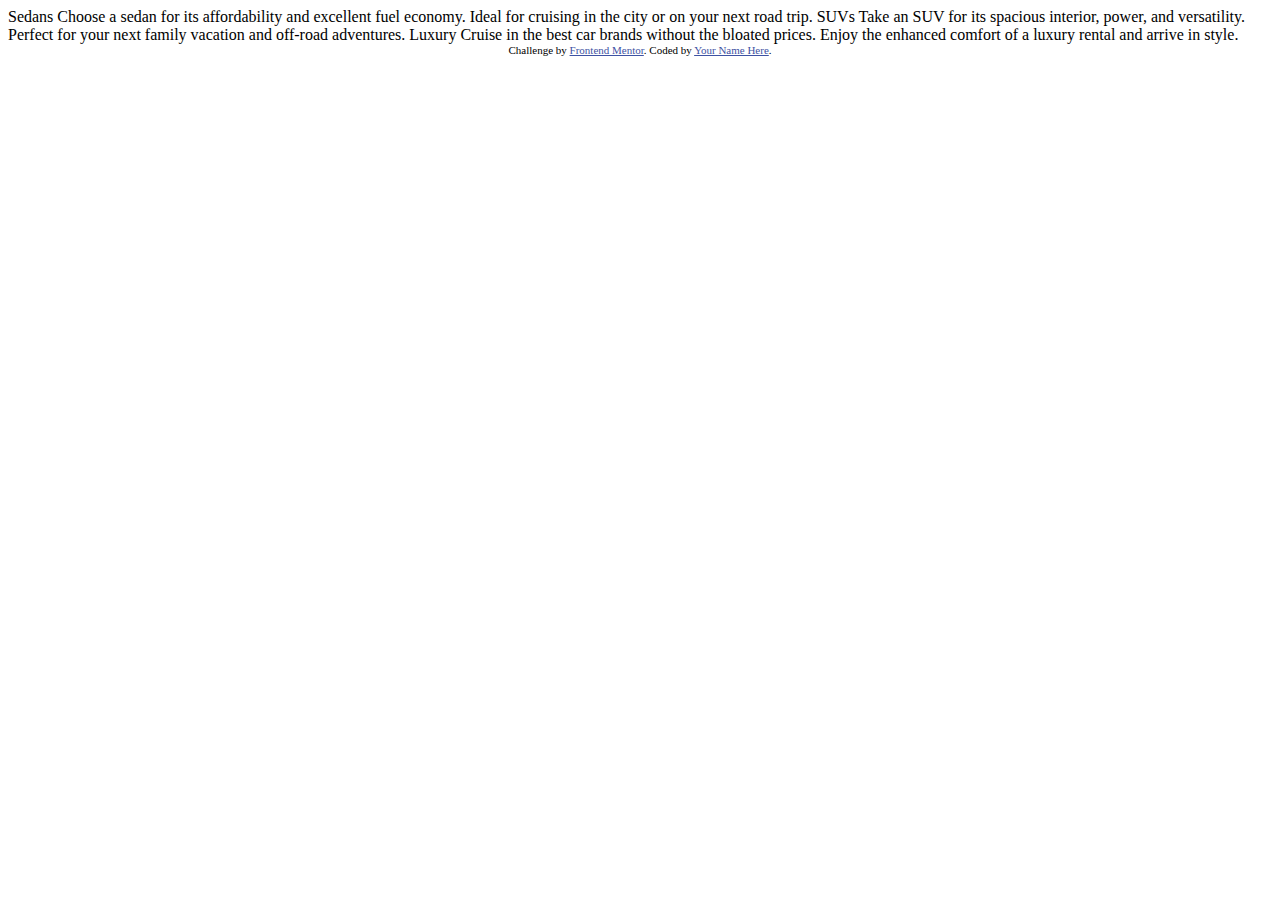
<file: 3-column-preview-card-component-main/index.html>
<!DOCTYPE html>
<html lang="en">
<head>
  <meta charset="UTF-8">
  <meta name="viewport" content="width=device-width, initial-scale=1.0"> <!-- displays site properly based on user's device -->

  <link rel="icon" type="image/png" sizes="32x32" href="./images/favicon-32x32.png">
  
  <title>Frontend Mentor | 3-column preview card component</title>

  <!-- Feel free to remove these styles or customise in your own stylesheet 👍 -->
  <style>
    .attribution { font-size: 11px; text-align: center; }
    .attribution a { color: hsl(228, 45%, 44%); }
  </style>
</head>
<body>
  
  Sedans
  Choose a sedan for its affordability and excellent fuel economy. Ideal for cruising in the city 
  or on your next road trip.

  SUVs
  Take an SUV for its spacious interior, power, and versatility. Perfect for your next family vacation 
  and off-road adventures.

  Luxury
  Cruise in the best car brands without the bloated prices. Enjoy the enhanced comfort of a luxury 
  rental and arrive in style.
  
  <div class="attribution">
    Challenge by <a href="https://www.frontendmentor.io?ref=challenge" target="_blank">Frontend Mentor</a>. 
    Coded by <a href="#">Your Name Here</a>.
  </div>
</body>
</html>
</file>
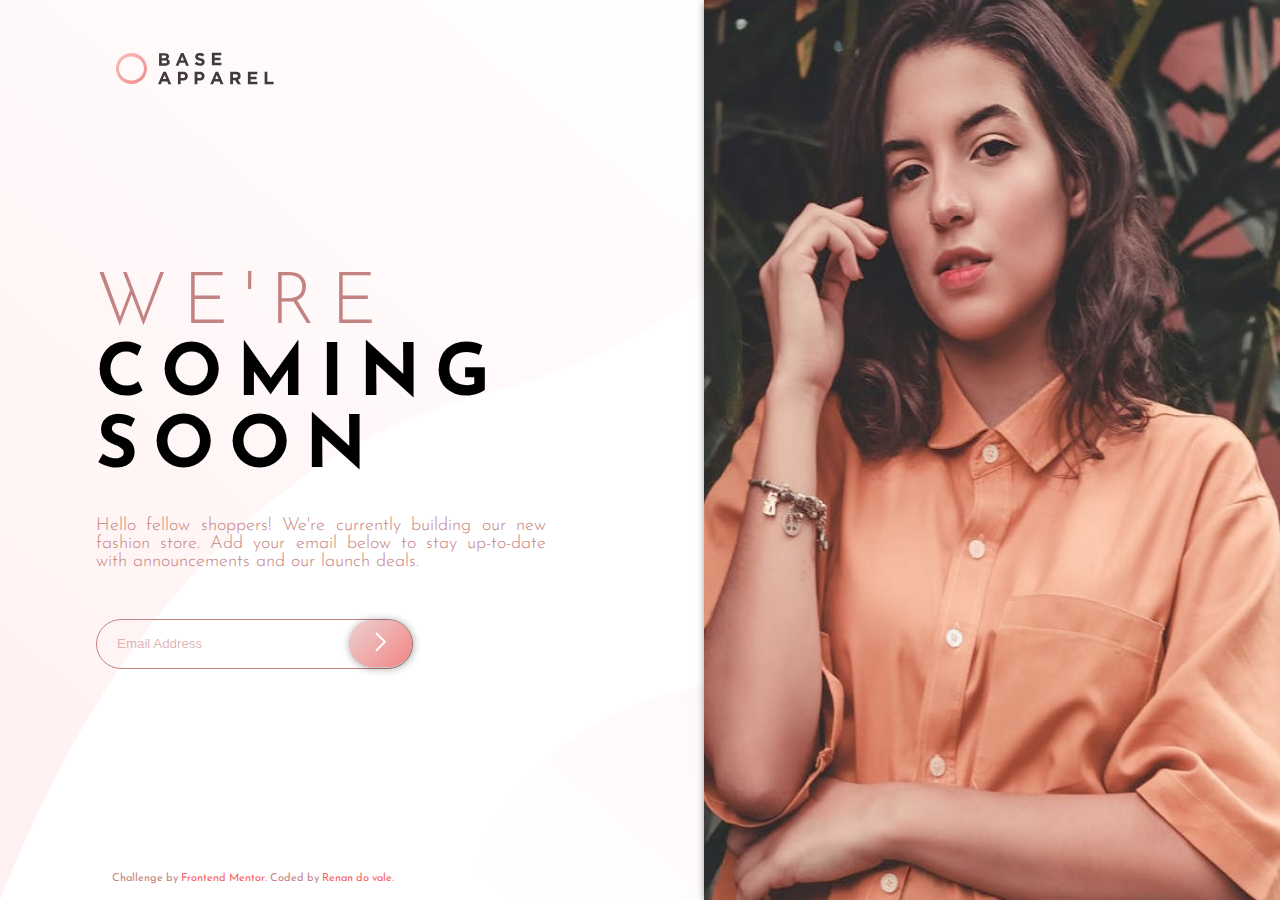
<file: base-apparel-coming-soon-master/index.html>
<!DOCTYPE html>
<html lang="en">
<head>
  <meta charset="UTF-8">
  <meta name="viewport" content="width=device-width, initial-scale=1.0"> <!-- displays site properly based on user's device -->

  <link rel="icon" type="image/png" sizes="32x32" href="./images/favicon-32x32.png">
  <link rel="stylesheet" href="style.css">
  
  <title>Frontend Mentor | Base Apparel coming soon page</title>

</head>
<body>
    <main>
      <div class="text">
        <img src="images/logo.svg" alt="logo" class="logo">
        <img src="images/hero-mobile.jpg" alt="imgP" class="imgMobile">
        <div class="container">
          <h1><span>WE'RE</span> <br> COMING <br> SOON</h1>
          <p>
            Hello fellow shoppers! We're currently building our new fashion store.
            Add your email below to stay up-to-date with announcements and our launch deals.
          </p>
          <form id="buttonText">
              <input type="text" id="email" class="markEmail" placeholder="Email Address">
              <img src="images/icon-error.svg" alt="error" id="iconError">
              <button id="button"><img src="images/icon-arrow.svg" alt="arrow"></button>
          </form>
          <small id="errorEmail"></small>
        </div>
        <p class="attribution">
          Challenge by <a href="https://www.frontendmentor.io?ref=challenge" target="_blank">Frontend Mentor</a>. 
          Coded by <a href="https://github.com/Renan-do-vale" target="_blank">Renan do vale</a>.
      </div>
      <img src="images/hero-desktop.jpg" alt="imgG" class="imgDesktop">
    </main> 
  <footer>
    </p>
  </footer>
</body>
<script src="script.js"></script>
</html>
</file>
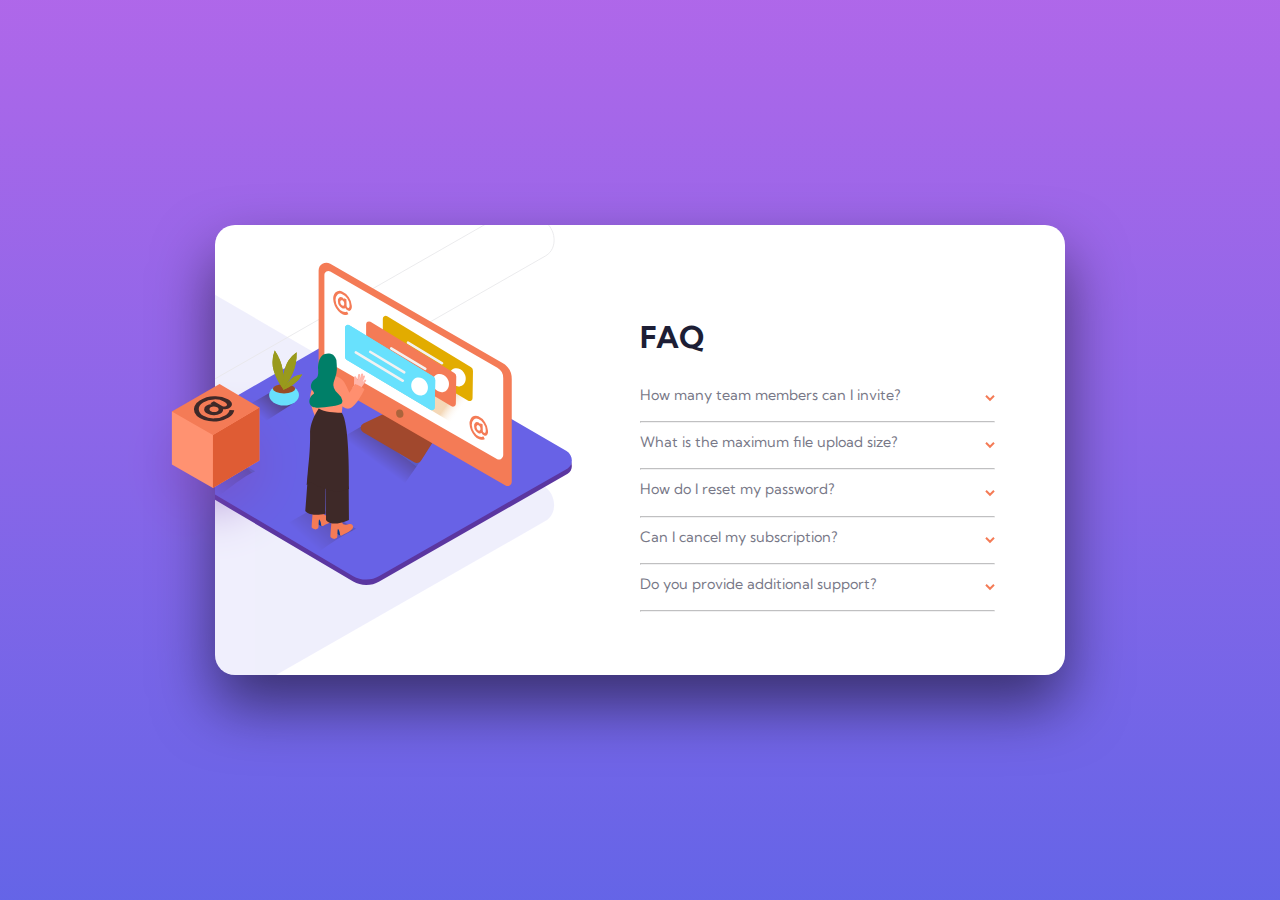
<file: faq-accordion-card-main/index.html>
<!DOCTYPE html>
<html lang="en">

<head>
  <meta charset="UTF-8">
  <meta name="viewport" content="width=device-width, initial-scale=1.0">
  <!-- displays site properly based on user's device -->

  <link rel="icon" type="image/png" sizes="32x32" href="./images/favicon-32x32.png">
  <link rel="stylesheet" href="style.css">

  <title>Frontend Mentor | FAQ Accordion Card</title>
</head>

<body>
  <div class="box_contain">
    <img class="box_desktop" src="images/illustration-box-desktop.svg" alt="box_desktop">
    <main class="contain_main">
      <div class="contain_img_desktop">
        <img src="images/illustration-woman-online-desktop.svg" alt="woman-desktop">
        <img src="images/bg-pattern-desktop.svg" alt="pattern-desktop">
      </div>
      <div class="contain_img_mobile">
        <img src="images/illustration-woman-online-mobile.svg" alt="woman-desktop">
        <img src="images/bg-pattern-mobile.svg" alt="pattern_mobile">
      </div>
      <section class="contain_faq">
        <h1>FAQ</h1>
        <div class="contain_question">
          <h2>How many team members can I invite?</h2>
          <img class="arrow" src="images/icon-arrow-down.svg" alt="arrow">
        </div>
        <p class="contain_paragraph hidden">
          You can invite up to 2 additional users on the Free plan. There is no limit on
          team members for the Premium plan.
        </p>
        <hr>
        <div class="contain_question">
          <h2>What is the maximum file upload size?</h2>
          <img class="arrow" src="images/icon-arrow-down.svg" alt="arrow">
        </div>
        <p class="contain_paragraph hidden">
          No more than 2GB. All files in your account must fit your allotted storage space.
        </p>
        <hr>
        <div class="contain_question">
          <h2>How do I reset my password?</h2>
          <img class="arrow" src="images/icon-arrow-down.svg" alt="arrow">
        </div>
        <p class="contain_paragraph hidden">
          Click “Forgot password” from the login page or “Change password” from your profile page.
          A reset link will be emailed to you.
        </p>
        <hr>
        <div class="contain_question">
          <h2>Can I cancel my subscription?</h2>
          <img class="arrow" src="images/icon-arrow-down.svg" alt="arrow">
        </div>
        <p class="contain_paragraph hidden">Yes! Send us a message and we’ll process your request no questions asked.
        </p>
        <hr>
        <div class="contain_question">
          <h2>Do you provide additional support? </h2>
          <img class="arrow" src="images/icon-arrow-down.svg" alt="arrow">
        </div>
        <p class="contain_paragraph hidden">Chat and email support is available 24/7. Phone lines are open during normal
          business hours.</p>
        <hr>
      </section>
    </main>
  </div>
  <script>
    document.querySelectorAll('.arrow').forEach(e => {
      e.addEventListener('click', (elemento) => {
        const elementoDiv = elemento.target.parentNode
        const paragraph = elementoDiv.nextElementSibling
        document.querySelectorAll('.contain_paragraph').forEach(e => {
          if(!e.classList.contains('hidden')) {
            e.classList.add('hidden')
            document.querySelectorAll('.contain_question > h2').forEach(e => {
              e.style.fontWeight = 40
              e.style.color = 'hsl(240, 6%, 50%)'
            })

            document.querySelectorAll('.arrow').forEach(e => {
              e.style.transform = "rotate(360deg)"
            })
          }
        })
        if(paragraph.classList.contains('hidden')) {
          paragraph.classList.remove('hidden')
          elementoDiv.firstElementChild.style.fontWeight = 700
          e.style.transform = "rotate(180deg)"
          elementoDiv.firstElementChild.style.color = 'hsl(238, 29%, 16%)'
        }
      })
    })

    document.querySelectorAll('.contain_question > h2').forEach(e => {
      e.addEventListener('click', (elemento) => {
        const h2 = elemento.target
        const arrow = h2.nextElementSibling
        const paragraph = h2.parentNode.nextElementSibling
        document.querySelectorAll('.contain_paragraph').forEach(e => {
          if(!e.classList.contains('hidden')) {
            e.classList.add('hidden')
            document.querySelectorAll('.contain_question > h2').forEach(e => {
              e.style.fontWeight = 40
              e.style.color = 'hsl(240, 6%, 50%)'
            })

            document.querySelectorAll('.arrow').forEach(e => {
              e.style.transform = "rotate(360deg)"
            })
          }
        })
        if(paragraph.classList.contains('hidden')) {
          paragraph.classList.remove('hidden')
          h2.style.fontWeight = 700
          arrow.style.transform = "rotate(180deg)"
          h2.style.color = 'hsl(238, 29%, 16%)'
        }
      })
    })


  </script>
</body>

</html>
</file>
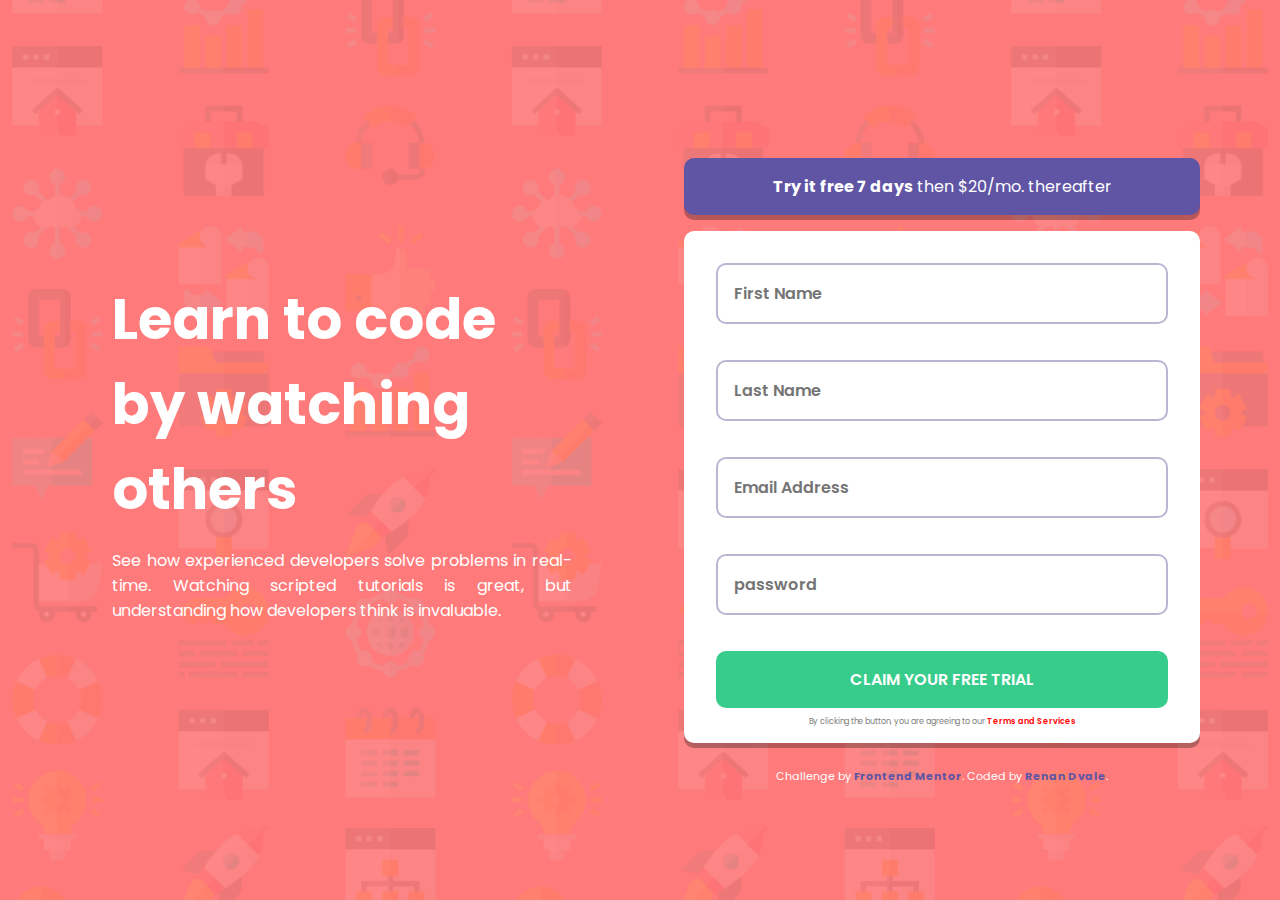
<file: intro-component-with-signup-form-master/index.html>
<!DOCTYPE html>
<html lang="en">
<head>
  <meta charset="UTF-8">
  <meta name="viewport" content="width=device-width, initial-scale=1.0"> <!-- displays site properly based on user's device -->

  <link rel="icon" type="image/png" sizes="32x32" href="./images/favicon-32x32.png">
  <link rel="stylesheet" href="style.css">
  
  <title>Frontend Mentor | Intro component with sign up form</title>

</head>
<body>
  <div class="text">
    <h1>Learn to code by watching others</h1>
    <p>See how experienced developers solve problems in real-time. Watching scripted tutorials is great, but understanding how developers think is invaluable.</p>
  </div>
  
  <main>
    <article><strong>Try it free 7 days</strong> then $20/mo. thereafter</article>
    <section class="container_form">
        <form action="#" autocomplete="on" id="form_submit" method="post">
          <label for="name" class="input_container">
            <input type="text" id="firstN" placeholder="First Name" autocomplete="name" name="name">
            <img src="images/icon-error.svg" id="error1i" alt="iconError" class="iconError hidden">
          </label>
          <span id="error1m" class="error_message hidden">First Name cannot be empty</span>

          <label for="lastName" class="input_container">
            <input type="text" id="lastN" placeholder="Last Name" autocomplete="family-name" name="lastName">
            <img src="images/icon-error.svg" alt="iconError" class="iconError hidden" id="error2i">
          </label>
          <span class="error_message hidden" id="error2m">Last Name cannot be empty</span>

          <label for="email" class="input_container">
            <input type="text" id="email" placeholder="Email Address" autocomplete="email" name="email">
            <img src="images/icon-error.svg" id="error3i" alt="iconError" class="iconError hidden">
          </label>
          <span class="error_message hidden" id="error3m">Provide a valid e-mail</span>

          <label for="password" class="input_container">
            <input type="password" id="password" placeholder="password" autocomplete="new-password" name="password">
            <img src="images/icon-error.svg" alt="iconError" id="error4i" class="iconError hidden">
          </label>
          <span class="error_message hidden" id="error4m">Provide a safe password (min:8 character)</span>

          <input type="submit" id="buttonSubmit" value="CLAIM YOUR FREE TRIAL">
          <p>By clicking the button, you are agreeing to our <a href="https://github.com/Renan-do-vale/Projetos-FrontEnd-Mentor/tree/main/intro-component-with-signup-form-master" target="_blank">Terms and Services</a></p>
        </form>
        <footer>
          <p class="attribution">
            Challenge by <a href="https://www.frontendmentor.io?ref=challenge" target="_blank">Frontend Mentor</a>. 
            Coded by <a href="https://github.com/Renan-do-vale" target="_blank">Renan D vale</a>.
          </p>
        </footer>
    </section>
  </main>
  
</body>
<script src="script.js"></script>
</html>
</file>
<file: base-apparel-coming-soon-master/style.css>
@import url('https://fonts.googleapis.com/css2?family=Josefin+Sans:wght@300;400;600&display=swap');

* {
    margin: 0;
    padding: 0;
    box-sizing: border-box;
}

:root {
    --Desaturated-Red: hsl(0, 35%, 64%);
    --Soft-Red: hsl(0, 93%, 68%);
    --Dark-Grayish-Red: hsl(0, 6%, 24%);

    --Font-Josefin: 'Josefin Sans', sans-serif;
}

body {
    font-family: var(--Font-Josefin);
    font-size: 18px;
}

main {
    width: 100vw;
    height: 100vh;
    display: flex;
    justify-content: center;
    align-items: center;
}


.text {
    background-image: url("images/bg-pattern-desktop.svg");
    background-repeat: no-repeat;
    background-size: cover;
    width: 55vw;
    height: 100vh;
    display: flex;
    justify-content: space-between;
    flex-direction: column;
    padding: 2rem 2rem 0rem 6rem;
}

.text > .container > h1 {
    font-size: 4em;
    letter-spacing: 15px;
    margin-top: 2rem;
}

.text > .container > h1 > span {
    color: var(--Desaturated-Red);
    font-weight: 300;
}

.text > .container > p {
    text-align: justify;
    color: var(--Desaturated-Red);
    font-weight: 300;
    max-width: 450px;
    margin: 2rem 0rem;
    padding-bottom: 1rem;
}

.container {
    margin-bottom: 5%;
}

.logo {
    max-width: 10rem;
    align-self: flex-start;
    margin: 20px;
}

#buttonText{
    display: flex;
    align-items: center;
    position: relative;
    width: 55%;
    height: 50px;
    border-radius: 30px;
    margin: 10px 0px;
}

#iconError {
    display: none;
    position: absolute;
    bottom: 15px;
    right: 25%;
}


#email {
    margin: 1rem 0rem;
    border-radius: 30px;
    border: 1px solid var(--Desaturated-Red);
    width: 100%;
    height: 50px;
    padding: 20px;
    background: transparent;
}


#email::placeholder{
    color: hsla(0, 36%, 70%, 0.705);
}

#email:focus {
    outline: 0;
}

#button {
    position: absolute;
    border-radius: 30px;
    width: 20%;
    height: 95%;
    border: none;
    top: 2.2%;
    right: 0.1%;
    background-image: linear-gradient(135deg, hsla(0, 53%, 84%, 0.63),hsl(0, 80%, 73%));
    box-shadow: 1px 1px 8px rgba(0, 0, 0, 0.39);
}

#button:hover {
    cursor: pointer;
    background-image: linear-gradient(135deg, hsl(0, 80%, 73%),hsla(0, 53%, 84%, 0.63));
}

#button:active {
    background-image: linear-gradient(135deg, hsla(0, 80%, 86%, 0.568),hsla(0, 74%, 74%, 0.562));
    height: 100%;
    top: 0;
    width: 21%;
    right: -1%;
    box-shadow: 2px 2px 8px rgba(0, 0, 0, 0.384);
}

#errorEmail{
    font-size: 10px;
    color: red;
    margin-left: 20px;
}

.imgDesktop {
    height: 100vh;
    width: 45vw;
    box-shadow: 1px 1px 8px rgba(0, 0, 0, 0.473);
}

.imgMobile {
    display: none;
}


.attribution {
    color: var(--Desaturated-Red);
    padding: 1rem;
    font-size: 11px; 
    text-align: center;
    align-self: flex-start;


 }
.attribution a { 
    color: var(--Soft-Red);
    text-decoration: none;
 }

 .attribution a:hover {
    text-decoration: underline;
 }


@media(max-width: 912px) {

    main {
        flex-direction: column;
        height: 100vh;
        width: 100vw;
    }

    .text {
        height: 100vh;
        width: 100vw;
        padding: 0rem 0rem;
        align-items: center;
        margin: 0rem 0rem;
    }

    .logo{
        margin: 2rem;
    }

    .container {
        display: flex;
        flex-direction: column;
        justify-content: center;
        align-items: center;
        width: 100vw;
    }

    .text > .container > h1 {
        font-size: 3em;
        text-align: center;
        padding: 0rem 0rem;
        margin-top: 3rem;
    }

    .text > .container > p {
        max-width: 300px;
        text-align: center;
        margin: 2rem 0rem;
    }

    #buttonText {
        width: 90%;
        margin-top: 2rem;
    }

    .imgDesktop {
        display: none;
    }

    .imgMobile {
        display: block;
        width: 100vw;
        height: 100%;
    }

    #errorEmail {
        padding-left: 2rem;
        padding-bottom: 1rem;
        align-self: flex-start;
    }
}
</file>
<file: faq-accordion-card-main/style.css>
@import url('https://fonts.googleapis.com/css2?family=Kumbh+Sans:wght@400;700&family=Poppins:wght@400;500;600;700&display=swap');

:root {
    --font-Kumbh: 'Kumbh Sans', sans-serif;

    --very-dark-desaturated-blue: hsl(238, 29%, 16%);
    --Soft-red: hsl(14, 88%, 65%);

    --soft-violet: hsl(273, 75%, 66%);
    --soft-blue: hsl(240, 73%, 65%);

    --very-dark-grayish-blue: hsl(237, 12%, 33%);
    --dark-grayish-blue: hsl(240, 6%, 50%);

    --light-grayish-blue: hsla(240, 4%, 91%, 0.582);
}

* {
    margin: 0;
    padding: 0;
    box-sizing: border-box;
    font-family: var(--font-Kumbh);
    font-size: 12px;
}

body {
    background-image: linear-gradient(to bottom, var(--soft-violet), var(--soft-blue));
    width: 100vw;
    height: 100vh;
    display: flex;
    justify-content: center;
    align-items: center;
}

.contain_main {
    display: flex;
    background-color: white;
    position: relative;
    justify-content: center;
    align-items: center;
    border-radius: 20px;
    min-width: 850px;
    min-height: 450px;
    box-shadow: 0px 30px 60px rgba(0, 0, 0, 0.521);
    overflow: hidden;
}

.contain_img_desktop {
    width: 50%;
    background-color: red;
}

.contain_img_desktop > img:nth-child(1){
    width: 50%;
    position: absolute;
    right: 58%;
    bottom: 20%;
    z-index: 2;
}

.contain_img_desktop > img:nth-child(2){
    width: 100%;
    position: absolute;
    right: 60%;
    bottom: -15%;
    z-index: 1;
}

.box_desktop{
    width: 22%;
    position: absolute;
    right: 89%;
    bottom: 25%;
    z-index: 3;
}

.contain_faq {
    width: 50%;
    height: 100%;
    padding: 40px 70px 0px 0px;
}

.contain_faq > h1 {
    font-size: 2.5em;
    margin-bottom: 1em;
    color: var(--very-dark-desaturated-blue);
}

.contain_question {
    cursor: pointer;
    display: flex;
    align-items: center;
    justify-content: space-between;
}

.contain_question > h2 {
    width: 100%;
    color: var(--dark-grayish-blue);
    font-size: 1.2em;
    margin-bottom: 0.5em;
    font-weight: 400;
}



.contain_question > h2:hover {
    color: var(--Soft-red);
    font-weight: 700;
}

.contain_paragraph {
    width: 85%;
    text-align: justify;
    margin-bottom: 1em;
    color: var(--dark-grayish-blue);
}


.hidden {
    display: none;
}


hr {
    margin: 10px 0px;
    border-color: var(--light-grayish-blue);
}

.box_contain {
    position: relative;
}


.arrow {
    transition: 0.5s;
}

.contain_img_mobile{
    display: none;
}


@media (max-width: 940px) {
    .contain_main {
        min-width: 600px;

    }

    .contain_faq > h1 {
        padding-top: 40px;
        font-size: 2em;
    }

    .contain_question > h2 {
        font-size: 1.2em;
    }

    .contain_paragraph {
        font-size: 0.8em;
    }

    .contain_faq {
        padding: 0px 40px 0px 0px;
    }

    .contain_img_desktop > img:nth-child(1){
        width: 50%;
        position: absolute;
        right: 58%;
        bottom: 30%;
    }
    
    .contain_img_desktop > img:nth-child(2){
        width: 100%;
        position: absolute;
        right: 60%;
        bottom: 5%;
    }

    .box_desktop{
        width: 25%;
        position: absolute;
        right: 87%;
        bottom: 30%;
    }

}


@media (max-width: 665px) {

    body {
        flex-direction: row;
    }

    .contain_main {
        min-width: 340px;
        height: 600px;
        flex-direction: column;
        position: relative;
        overflow: visible;
        margin-bottom: 1rem;
        margin-top: 1rem;

    }

    .contain_faq > h1 {
        text-align: center;
        font-size: 2.5em;
        margin-bottom: 0em;
    }

    .contain_question > h2 {
        margin-top: 20px;
        font-size: 1.2em;
    }

    .contain_paragraph {
        font-size: 0.9em;
        width: 90%;
        text-align: left;
    }

    .contain_faq {
        width: 340px;
        height: 90%;
        padding: 0px 20px;
    }

    .contain_img_desktop {
        display: none;
    }

    .box_desktop{
        display: none;
    }

    .contain_img_mobile{
        display: block;
        height: 25%;
    }

    .contain_img_mobile > img:nth-child(1){
        width: 80%;
        position: absolute;
        bottom: 86.5%;
        left: 10%;
    }

    .contain_img_mobile > img:nth-child(2){
        width: 80%;
        position: absolute;
        bottom: 80%;
        left: 10%;
    }


}

@media (max-height: 800px) {
    .contain_main {
        height: 525px;

    }

    .contain_question > h2 {
        margin-top: 10px;
    }

    body {
        align-items: center;
    }

    .contain_img_mobile > img:nth-child(1){
        width: 80%;
        position: absolute;
        bottom: 83.5%;
        left: 10%;
    }

    .contain_img_mobile > img:nth-child(2){
        width: 80%;
        position: absolute;
        bottom: 80%;
        left: 10%;
    }
}


@media (max-height: 500px) {


    .contain_main {
        overflow: scroll;
        width: 90vw;
        height: 400px;
        flex-direction: column;
        position: relative;
        overflow: visible;
        margin-bottom: 0rem;
        border-radius: 0px;

    }

    .contain_faq > h1 {
        text-align: center;
        font-size: 2em;
        margin-bottom: 0em;
    }

    .contain_question > h2 {
        margin-top: 20px;
        font-size: 1em;
    }

    .contain_paragraph {
        font-size: 0.9em;
        width: 90%;
        text-align: left;
    }

    .contain_faq {
        width: 100%;
        height: 90%;
        padding: 0px 20px;
    }

    .contain_img_desktop {
        display: none;
    }

    .box_desktop{
        display: none;
    }

    .contain_img_mobile{
        display: block;
        height: 25%;
    }

    .contain_img_mobile > img:nth-child(1){
        width: 50%;
        position: absolute;
        bottom: 84.5%;
        left: 25%;
    }

    .contain_img_mobile > img:nth-child(2){
        width: 50%;
        position: absolute;
        bottom: 80%;
        left: 24%;
    }
}
</file>
<file: intro-component-with-signup-form-master/style.css>
@import url('https://fonts.googleapis.com/css2?family=Poppins:wght@400;500;600;700&display=swap');

* {
    margin: 0;
    padding: 0;
    box-sizing: border-box;
    font-size: 1em;
    font-family: var(--fontPoppins);
}

:root {
    --primaryColor1: hsl(0, 100%, 74%);
    --primaryColor2: hsl(154, 59%, 51%);

    --accentColor: hsl(248, 32%, 49%);

    --neutralColor1: hsl(249, 10%, 26%);
    --neutralColor2: hsl(246, 25%, 77%);

    --fontPoppins: 'Poppins', sans-serif;
}

body {
    min-height: 100vh;
    display: flex;
    justify-content: space-around;
    align-items: center;
    background-color: var(--primaryColor1);
    background: var(--primaryColor1) url("images/bg-intro-desktop.png") center center/cover no-repeat fixed;
}

.text {
    padding: 0rem 2rem;
    color: white;
    text-align: justify;
    width: 600px;
    margin-left: 5rem;
}

.text > h1 {
    text-align: left;
    font-weight: 700;
    font-size: 3.5rem;
    margin-bottom: 1rem;
}

main {
    display: flex;
    flex-direction: column;
    justify-content: center;
    align-items: center;
    gap: 1rem;
    margin-left: 5rem;
    margin-right: 5rem;
}

article {
    width: 32.25rem;
    background-color: var(--accentColor);
    color: white;
    text-align: center;
    padding: 1em;
    font-weight: 400;
    border-radius: 10px;
    box-shadow: 0px 5px 0px rgba(0, 0, 0, 0.281);
}

strong {
    font-weight: 700;
}

.container_form {
    background-color: white;
    width: 32.25rem;
    height: 32rem;
    border-radius: 10px;
    display: flex;
    flex-direction: column;
    box-shadow: 0px 5px 0px rgba(0, 0, 0, 0.281);
}

.container_form > form {
    display: flex;
    flex-direction: column;
    margin: 2rem;
}

.input_container {
    position: relative;
}

.iconError {
    position: absolute;
    top: 50%;
    right: 20px;
    transform: translateY(-50%);
    width: 20px;
    height: 20px;

}


.input_container > input {
    border-radius: 10px;
    padding: 1em;
    border: 2px solid var(--neutralColor2);
    width: 100%;
}

.input_container > input::placeholder {
    font-weight: 600;
}

.input_container > input:focus {
    outline: none;
    font-weight: 600;
    color: hsl(248, 33%, 28%);
}

#buttonSubmit {
    border-radius: 10px;
    padding: 1em;
    border: none;
    background-color: var(--primaryColor2);
    color: white;
    font-weight: 600;
}

#buttonSubmit:hover {
    cursor: pointer;
    box-shadow: 3px 3px 3px rgba(0, 0, 0, 0.5);
}

#buttonSubmit:active {
    background-color: hsl(154, 58%, 31%);
}


form>p {
    text-align: center;
    margin: 0.5rem;
    font-size: 0.5em;
}

.error_message {
    font-size: 0.5em;
    align-self: flex-end;
    margin-bottom: 1rem;
    margin-right: 0.4rem;
    margin-top: 0.5rem;
    color: red;
}

.hidden {
    opacity: 0;
}

.attribution {
    padding-bottom: 0.5rem;
    font-size: 11px;
    text-align: center;
    color: white;
}

#form_submit > p {
    color: gray;
}

#form_submit > p > a{
    color: red;
    text-decoration: none;
    font-weight: 600;
}

#form_submit > p > a:hover {
    text-decoration: underline;
}

.attribution a {
    font-weight: 700;
    color: var(--accentColor);
    text-decoration: none;
}

.attribution a:hover {
    text-decoration: underline;
}


@media(max-width: 900px) {
    
    .text {
        width: 500px;
    }

    .text > h1 {
        font-size: 3em;
    }

    article {
        width: 25rem;
    }
    
    .container_form{
        width: 25rem;
    }

}


@media(max-width: 788px) {
    body {
        flex-direction: column;
        justify-content: center;
        align-items: center;
        gap: 1rem;
        background: var(--primaryColor1) url("images/bg-intro-mobile.png") center center/cover no-repeat fixed;
    }
    
    .text {
        width: 100%;
        margin: 0;
    }

    .text > h1 {
        font-size: 2em;
        text-align: center;
    }

    .text > p {
        text-align: center;
        width: 100%;
    }

    article {
        width: 100%;
    }
    
    .container_form{
        width: 100%;
    }

    main {
        margin: 1rem;
    }

}
</file>
